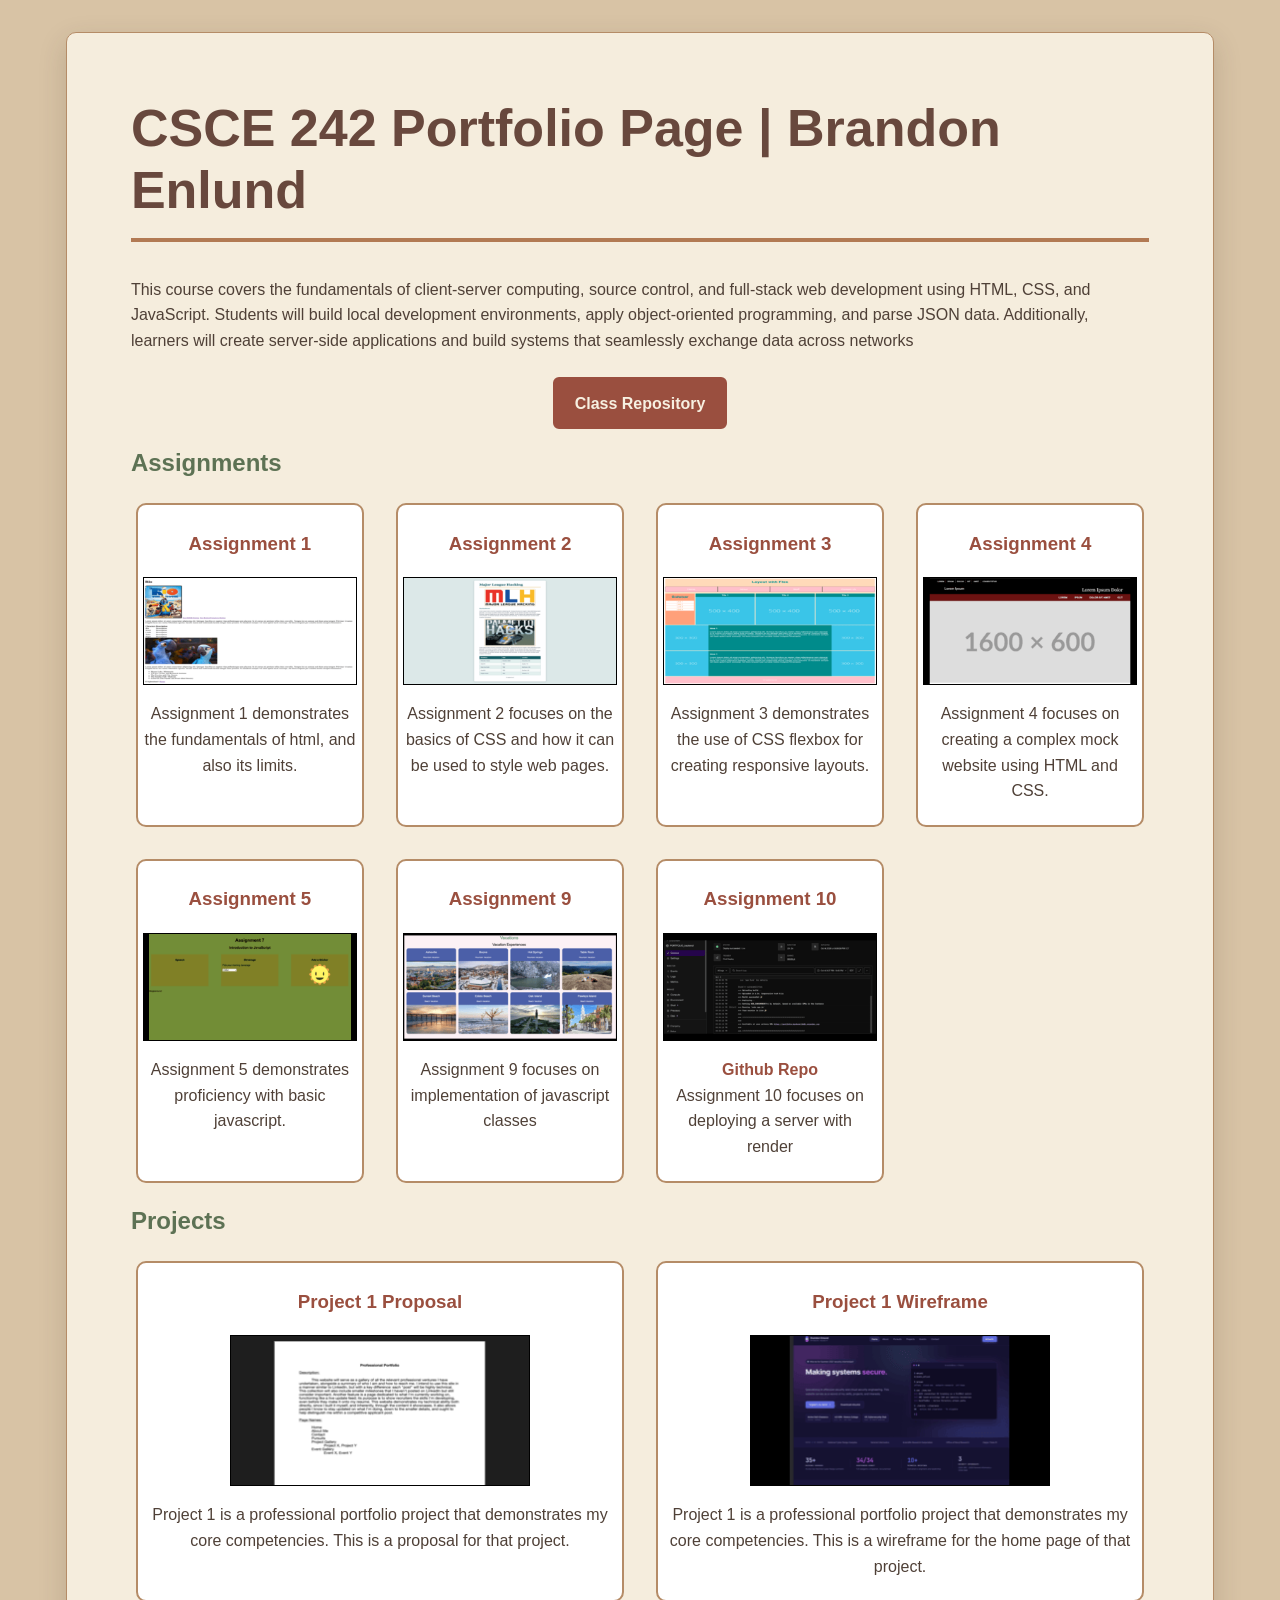
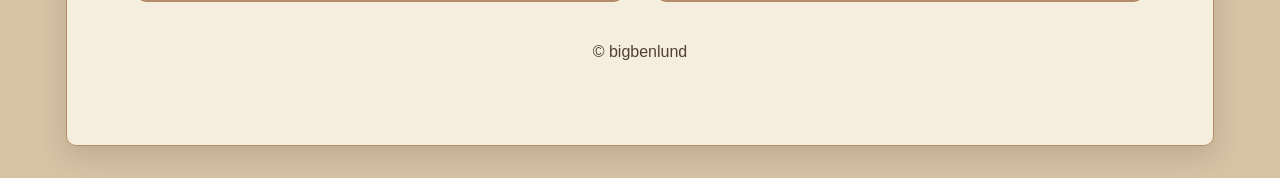
<file: csce242-spring26/index.html>
<!Doctype html>
<html>
    <head>
        <title>CSCE 242 Portfolio</title>
        <link rel="stylesheet" href="styles.css" />
    </head>
    <body>
        <div id="content">
            <header>
                <h1>CSCE 242 Portfolio Page | Brandon Enlund</h1>
                <p>This course covers the fundamentals of client-server computing, source control, and full-stack web development using HTML, CSS, and JavaScript. Students will build local development environments, apply object-oriented programming, and parse JSON data. Additionally, learners will create server-side applications and build systems that seamlessly exchange data across networks</p>
                <p id="repository-button"><a href="https://github.com/bigbenlund/bigbenlund.github.io/tree/main/csce242-spring26">Class Repository</a></p>
            </header>
            <main>
                <h2>Assignments</h2>
                <section id="assignment-grid" class="columns">
                    <div id="assignment1" class="one">
                        <a href="assignments/01html/index.html"><h3>Assignment 1</h3></a>
                        <img src="images/assignment1.png" alt="Assignment 1 Screenshot"/>
                        <p>Assignment 1 demonstrates the fundamentals of html, and also its limits.</p>
                    </div>
                    <div id="assignment2" class="one">
                        <a href="assignments/02css/index.html"><h3>Assignment 2</h3></a>
                        <img src="images/assignment2.png" alt="Assignment 2 Screenshot"/>
                        <p>Assignment 2 focuses on the basics of CSS and how it can be used to style web pages.</p>
                    </div>
                    <div id="assignment3" class="one">
                        <a href="assignments/03flex/index.html"><h3>Assignment 3</h3></a>
                        <img src="images/assignment3.png" alt="Assignment 3 Screenshot"/>
                        <p>Assignment 3 demonstrates the use of CSS flexbox for creating responsive layouts.</p>
                    </div>
                    <div id="assignment4" class="one">
                        <a href="assignments/04medicine/index.html"><h3>Assignment 4</h3></a>
                        <img src="images/assignment4.png" alt="Assignment 4 Screenshot"/>
                        <p>Assignment 4 focuses on creating a complex mock website using HTML and CSS. </p>
                    </div>
                    <div id="assignment5" class="one">
                        <a href="assignments/05js/index.html"><h3>Assignment 5</h3></a>
                        <img src="images/assignment5.png" alt="Assignment 5 Screenshot"/>
                        <p>Assignment 5 demonstrates proficiency with basic javascript.</p>
                    </div>
                    <div id="assignment9" class="one">
                        <a href="assignments/09jsclass/index.html"><h3>Assignment 9</h3></a>
                        <img src="images/assignment9.png" alt="Assignment 9 Screenshot"/>
                        <p>Assignment 9 focuses on implementation of javascript classes</p>
                    </div>
                    <div id="assignment10" class="one">
                        <a href="https://portfolio-backend-0q5h.onrender.com"><h3>Assignment 10</h3></a>
                        <img src="images/assignment10.png" alt="Assignment 10 Screenshot"/>
                        <p><a href="https://github.com/bigbenlund/PORTFOLIO_backend">Github Repo</a>
                        <br>Assignment 10 focuses on deploying a server with render</p>
                    </div>
                </section>

                <h2>Projects</h2>
                <section id="project-grid" class="columns">
                    <div id="project1" class="one">
                        <a href="projects/part1/Project_Proposal.pdf"><h3>Project 1 Proposal</h3></a>
                        <img src="images/project1.png" alt="Project 1 Screenshot"/>
                        <p>Project 1 is a professional portfolio project that demonstrates my core competencies. This is a proposal for that project.</p>
                    </div>
                    <div id="project1-wireframe" class="one">
                        <a href="projects/wireframe/portfolio.pdf"><h3>Project 1 Wireframe</h3></a>
                        <img src="images/project-wireframe.png" alt="Project 1 Wireframe"/>
                        <p>Project 1 is a professional portfolio project that demonstrates my core competencies. This is a wireframe for the home page of that project.</p>
                    </div>
                </section>
                <!-- ol = numbered list, ul = bulleted list <li></li> is a list item-->
            </main>
            <footer>
                <p>&copy; bigbenlund</p>
            </footer>
        </div>
    </body>
</html>
</file>
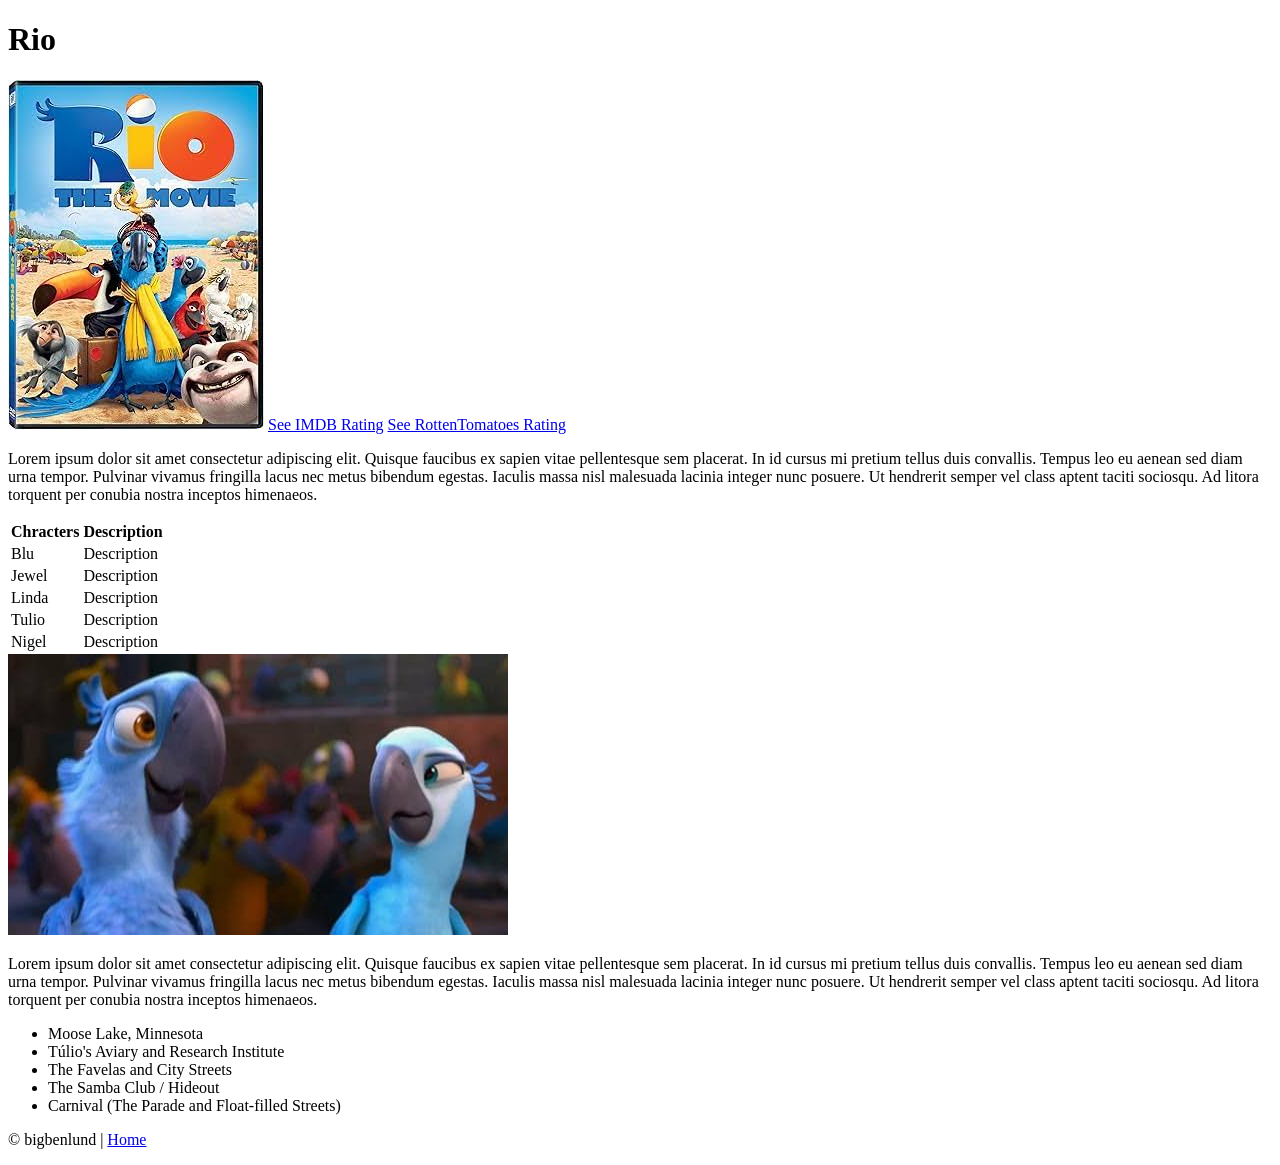
<file: csce242-spring26/assignments/01html/index.html>
<!DOCTYPE html>
<!-- CSCE 242, Bradnon Enlund -->

<html> 
    <head>
        <title>Assignment 1</title>
    </head>
    <body> 
        <div> 
            <header> 
                <h1>Rio</h1>
                <img src="images/riomoviecover.jpg" alt="Rio, a blue bird, accompanied by a dog, monkey, and other tropical birds on a beach" />    
                <a href="https://www.imdb.com/title/tt1436562/"> See IMDB Rating</a>
                <a href="https://www.rottentomatoes.com/m/rio"> See RottenTomatoes Rating</a>
            </header>
            <main>
                <p>Lorem ipsum dolor sit amet consectetur adipiscing elit. Quisque faucibus ex sapien vitae pellentesque sem placerat. In id cursus mi pretium tellus duis convallis. Tempus leo eu aenean sed diam urna tempor. Pulvinar vivamus fringilla lacus nec metus bibendum egestas. Iaculis massa nisl malesuada lacinia integer nunc posuere. Ut hendrerit semper vel class aptent taciti sociosqu. Ad litora torquent per conubia nostra inceptos himenaeos.</p>
                
                <table>
                    <tr>
                        <th>Chracters</th>
                        <th>Description</th>
                    </tr>
                    <tr>
                        <td>Blu</td>
                        <td>Description</td>
                    </tr>
                    <tr>
                        <td>Jewel</td>
                        <td>Description</td>
                    </tr>
                    <tr>
                        <td>Linda</td>
                        <td>Description</td>
                    </tr> 
                    <tr>
                        <td>Tulio</td>
                        <td>Description</td>
                    </tr>
                    <tr>
                        <td>Nigel</td>
                        <td>Description</td>
                    </tr>
                </table>
                
                <img src="images/rioplus1.jpg" alt="Rio, a male blue bird accompanied by a female blue bird on a dance floor" />
                <p>Lorem ipsum dolor sit amet consectetur adipiscing elit. Quisque faucibus ex sapien vitae pellentesque sem placerat. In id cursus mi pretium tellus duis convallis. Tempus leo eu aenean sed diam urna tempor. Pulvinar vivamus fringilla lacus nec metus bibendum egestas. Iaculis massa nisl malesuada lacinia integer nunc posuere. Ut hendrerit semper vel class aptent taciti sociosqu. Ad litora torquent per conubia nostra inceptos himenaeos. </p>
               
                <ul>
                    <li>Moose Lake, Minnesota</li>
                    <li>Túlio's Aviary and Research Institute</li>
                    <li>The Favelas and City Streets</li>
                    <li>The Samba Club / Hideout</li>  
                    <li>Carnival (The Parade and Float-filled Streets)</li>
                </ul>
            
            </main>
            <footer>
                <p>&copy bigbenlund | <a href="../../index.html">Home</a></p>
            </footer>
        </div>
    </body>
</html>
</file>
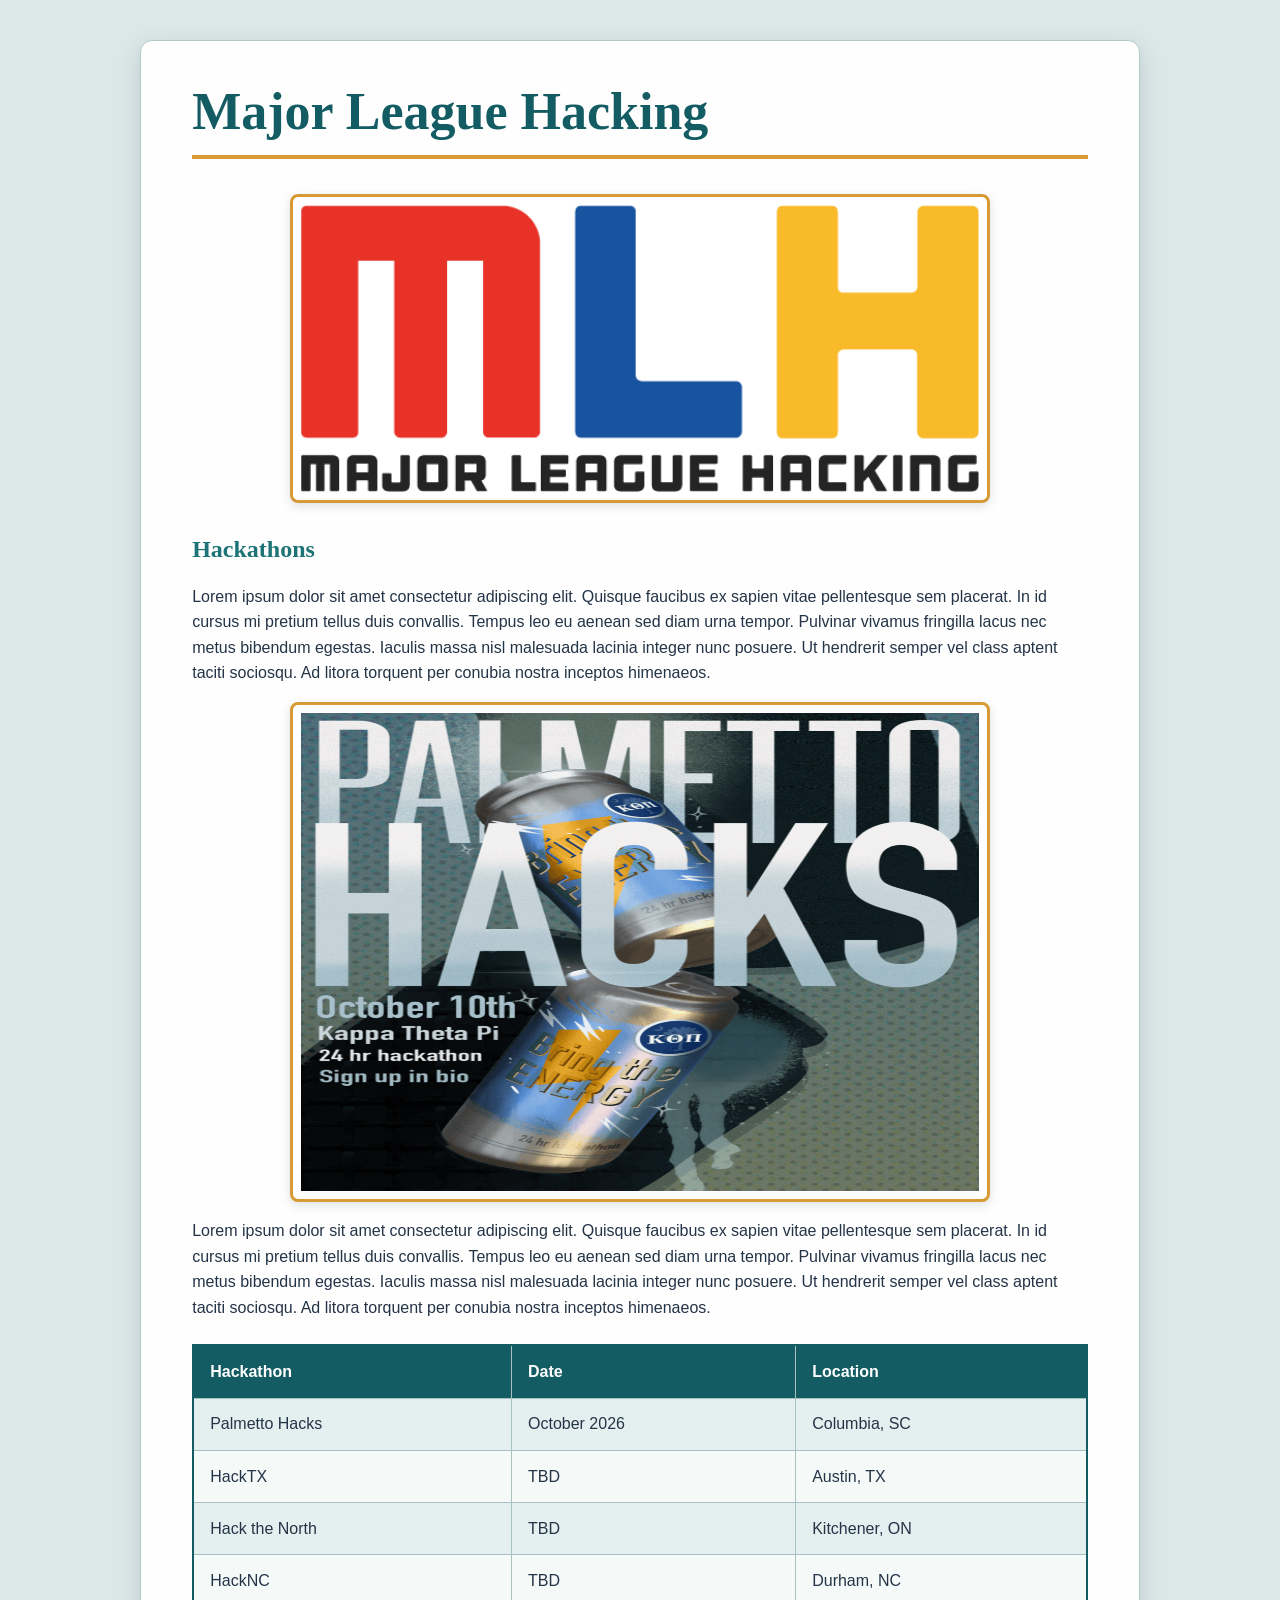
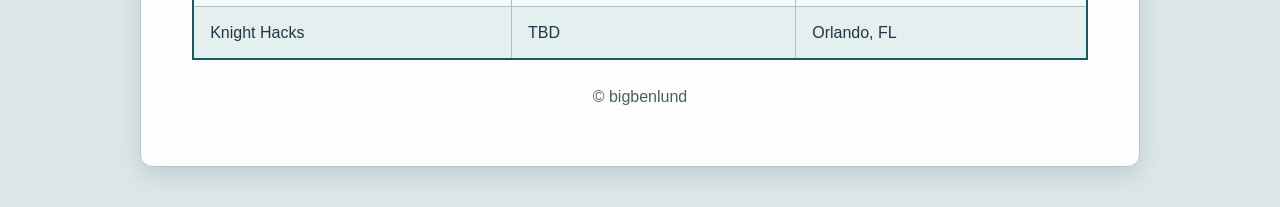
<file: csce242-spring26/assignments/02css/index.html>
<!DOCTYPE html>
<html>
    <head>
        <title>Assignment 2</title>
        <link rel="stylesheet" href="styles.css"/>
    </head>
    <body>
        <div id="content">
            <header>
                <h1>Major League Hacking</h1>
                <img src="images/mlh-logo-color.png" alt="Major League Hacking Logo"/>
            </header>
            <main>
                <h2>Hackathons</h2>
                
                <p>Lorem ipsum dolor sit amet consectetur adipiscing elit. Quisque faucibus ex sapien vitae pellentesque sem placerat. In id cursus mi pretium tellus duis convallis. Tempus leo eu aenean sed diam urna tempor. Pulvinar vivamus fringilla lacus nec metus bibendum egestas. Iaculis massa nisl malesuada lacinia integer nunc posuere. Ut hendrerit semper vel class aptent taciti sociosqu. Ad litora torquent per conubia nostra inceptos himenaeos.</p>
                <img src="images/hackathon.png" alt="Palmetto Hacks Hackathon Poster"/>
                <p>Lorem ipsum dolor sit amet consectetur adipiscing elit. Quisque faucibus ex sapien vitae pellentesque sem placerat. In id cursus mi pretium tellus duis convallis. Tempus leo eu aenean sed diam urna tempor. Pulvinar vivamus fringilla lacus nec metus bibendum egestas. Iaculis massa nisl malesuada lacinia integer nunc posuere. Ut hendrerit semper vel class aptent taciti sociosqu. Ad litora torquent per conubia nostra inceptos himenaeos.</p>

                <table>
                    <tr>
                        <th>Hackathon</th>
                        <th>Date</th>
                        <th>Location</th>
                    </tr>
                    <tr>
                        <td>Palmetto Hacks</td>
                        <td>October 2026</td>
                        <td>Columbia, SC</td>
                    </tr>
                    <tr>
                        <td>HackTX</td>
                        <td>TBD</td>
                        <td>Austin, TX</td>
                    </tr>
                    <tr>
                        <td>Hack the North</td>
                        <td>TBD</td>
                        <td>Kitchener, ON</td>
                    </tr>
                    <tr>
                        <td>HackNC</td>
                        <td>TBD</td>
                        <td>Durham, NC</td>
                    </tr>
                    <tr>
                        <td>Knight Hacks</td>
                        <td>TBD</td>
                        <td>Orlando, FL</td>
                    </tr>
                </table>
            </main>
            <footer>
                <p>&copy; bigbenlund</p>
            </footer>
        </div>  
    </body>
</html>
</file>
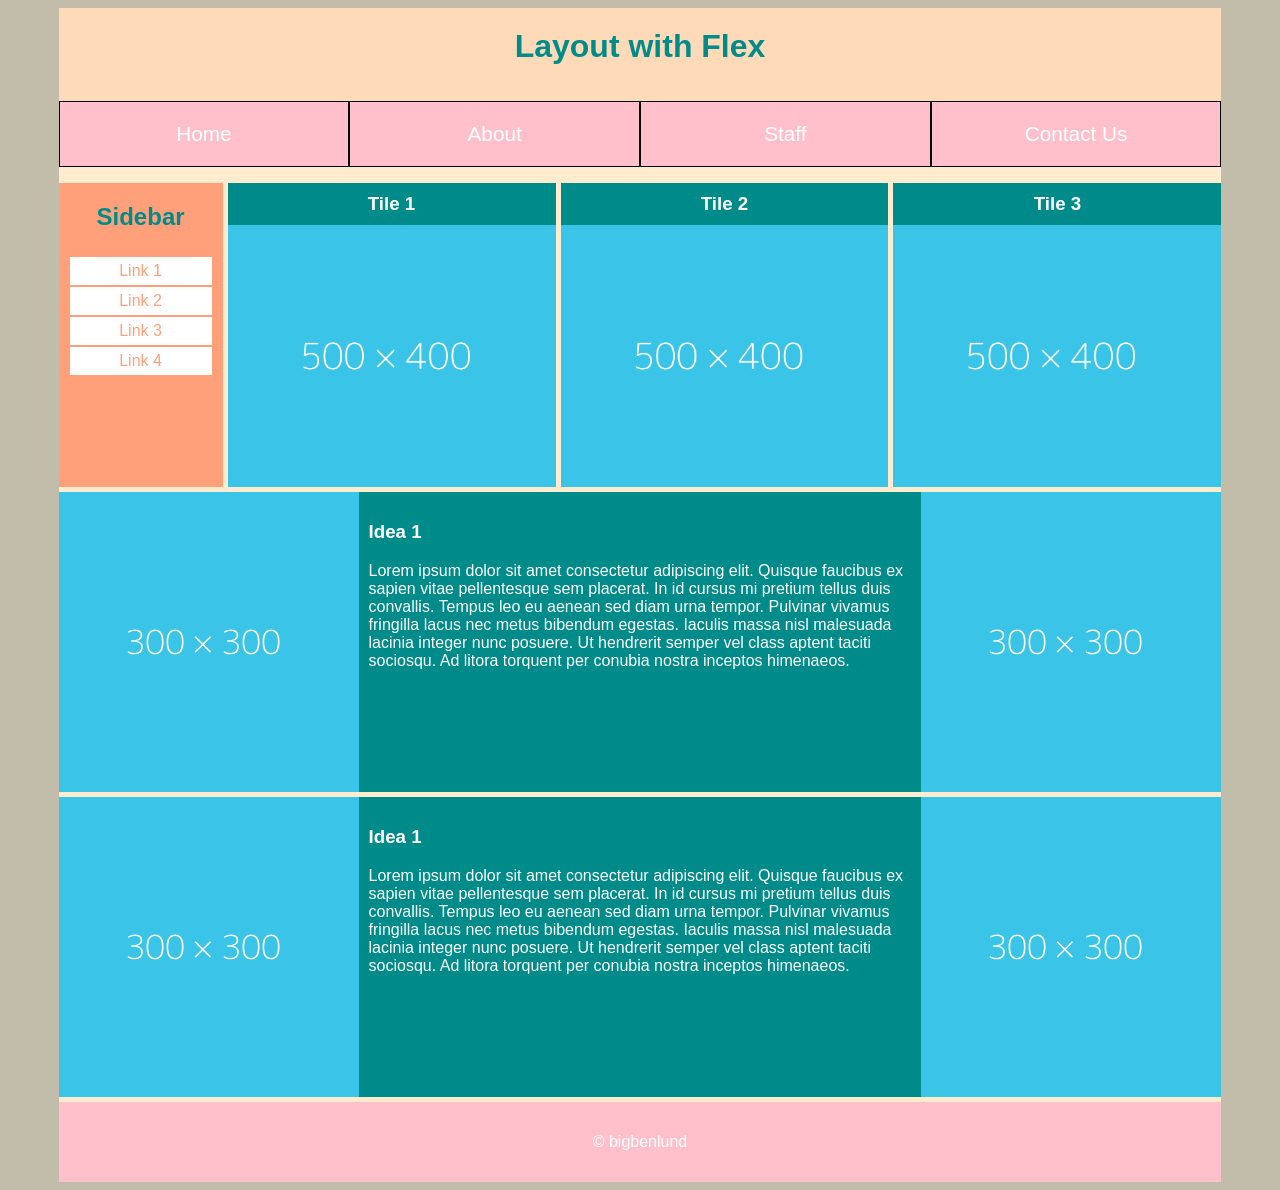
<file: csce242-spring26/assignments/03flex/index.html>
<!DOCTYPE html>
<html>
    <head>
        <title>Assignment 3</title>
        <link rel="stylesheet" href="styles.css" />
    </head>
    <body>
        <div id="content">
            <header id="main-header">
                <h1>Layout with Flex</h1>
                <nav id="main-nav">
                    <ul class="columns">
                        <li><a href="#">Home</a></li>
                        <li><a href="#">About</a></li>
                        <li><a href="#">Staff</a></li>
                        <li><a href="#">Contact Us</a></li>
                    </ul>
                </nav>

            </header>
            <main>
                <section id="pane1" class="columns">
                    <div id="pane1-sidebar" class="one">
                        <h1>Sidebar</h1>
                        <ul>
                            <li><a href="#">Link 1</a></li>
                            <li><a href="#">Link 2</a></li>
                            <li><a href="#">Link 3</a></li>
                            <li><a href="#">Link 4</a></li>
                        </ul>
                    </div>

                    <div id="pane1-tile1">
                        <header>
                            <h3>Tile 1</h3>
                        </header>
                        <img src="images/500x400_1.png"/>
                    </div>

                    <div id="pane1-tile2">
                        <header>
                            <h3>Tile 2</h3>
                        </header>
                        <img src="images/500x400_1.png"/>
                    </div>

                    <div id="pane1-tile3">
                        <header>
                            <h3>Tile 3</h3>
                        </header>
                        <img src="images/500x400_1.png"/>
                    </div>
                </section>

                <section id="pane2" class="columns">
                        <img src="images/300x300_1.png"/>
                    <div id="pane2-content" class="one">
                        <h3>Idea 1</h3>
                        <p>Lorem ipsum dolor sit amet consectetur adipiscing elit. Quisque faucibus ex sapien vitae pellentesque sem placerat. In id cursus mi pretium tellus duis convallis. Tempus leo eu aenean sed diam urna tempor. Pulvinar vivamus fringilla lacus nec metus bibendum egestas. Iaculis massa nisl malesuada lacinia integer nunc posuere. Ut hendrerit semper vel class aptent taciti sociosqu. Ad litora torquent per conubia nostra inceptos himenaeos.</p>
                    </div>
                        <img src="images/300x300_1.png"/>
                </section>
                
                <section id="pane3" class="columns">
                        <img src="images/300x300_1.png"/>
                    <div id="pane3-content" class="one">
                        <h3>Idea 1</h3>
                        <p>Lorem ipsum dolor sit amet consectetur adipiscing elit. Quisque faucibus ex sapien vitae pellentesque sem placerat. In id cursus mi pretium tellus duis convallis. Tempus leo eu aenean sed diam urna tempor. Pulvinar vivamus fringilla lacus nec metus bibendum egestas. Iaculis massa nisl malesuada lacinia integer nunc posuere. Ut hendrerit semper vel class aptent taciti sociosqu. Ad litora torquent per conubia nostra inceptos himenaeos.</p>
                    </div>
                        <img src="images/300x300_1.png"/>
                </section>
                
            </main>
            <footer id="main-footer">
                <p>&copy bigbenlund</p>
            </footer>
        </div>
    </body>
</html>
</file>
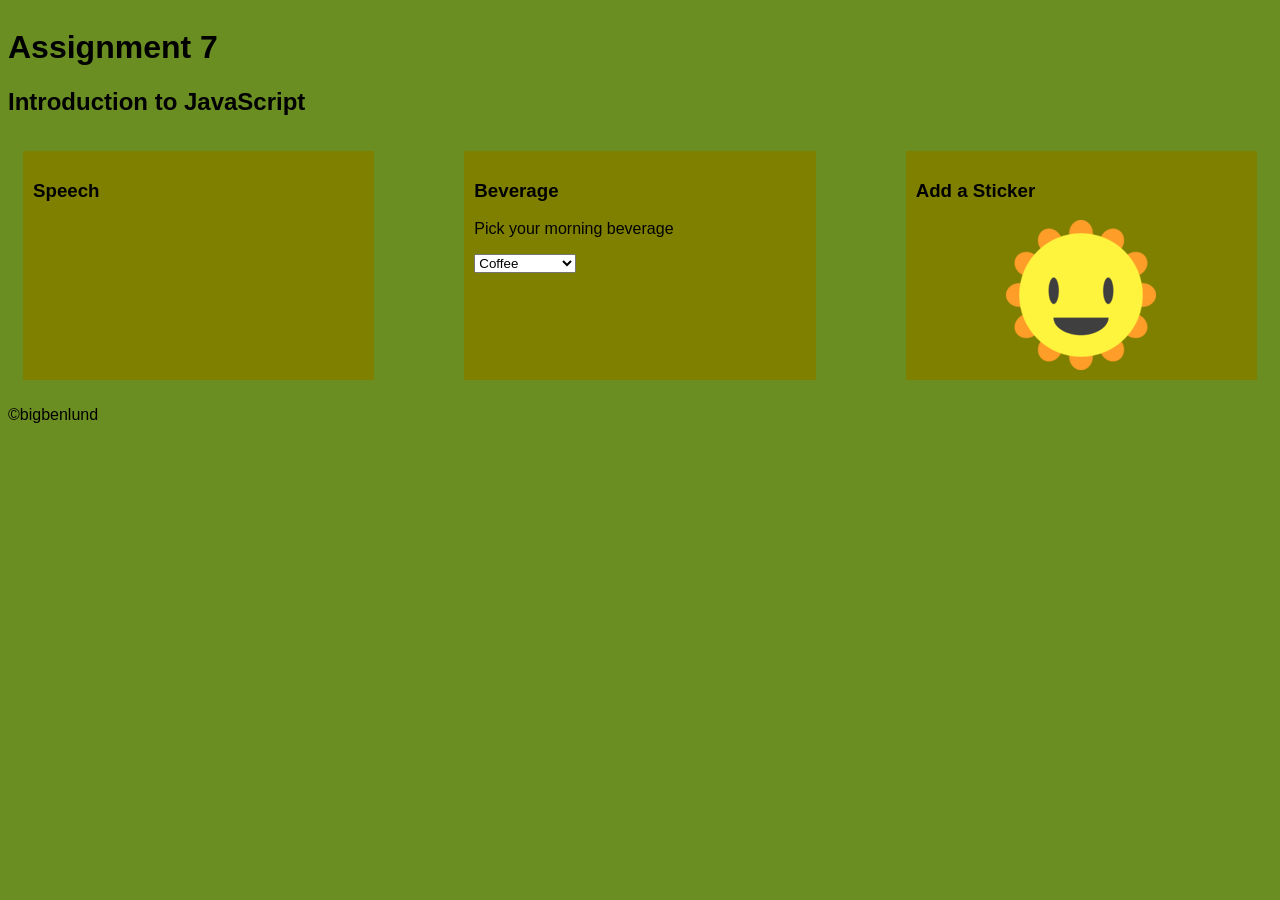
<file: csce242-spring26/assignments/05js/index.html>
<!DOCTYPE html>
<html>
<head>
    <title>Exercise 7 JavaScript</title>
    <link rel="stylesheet" href="styles.css">
</head>
<body>
    <header>
        <h1>Assignment 7</h1>
        <h2>Introduction to JavaScript</h2>
    </header>
    <main>
        <div id="assignment" class="columns">
            <section id="speech">
                <h3>Speech</h3>
                <div id="bubble-container" class="hidden">
                <p class="speech-bubble" id="bubble-content"></p>
                </div>
            </section>
            <section id="beverage">
                <h3>Beverage</h3>
                <p>Pick your morning beverage</p>
                <select id="bev-options">
                    <option id="coffee">Coffee</option>
                    <option id="oj">Orange Juice</option>
                    <option id="redbull">RedBull</option>
                </select>
                <p id="choice"></p>
                
            </section>
            <section id="sticker">
                <h3>Add a Sticker</h3>
                <div id="img-container">
                    <img id="sticker-img" src="images/sticker.png"/>
                </div>
                    <p id="lil-sticker">&#9728;&#65039;</p>
                
            </section>
        </div>
        
    </main>
    <footer>
        <p>&copy;bigbenlund</p>
    </footer>
    <script src="scripts/index.js"></script>
</body>
</html>
</file>
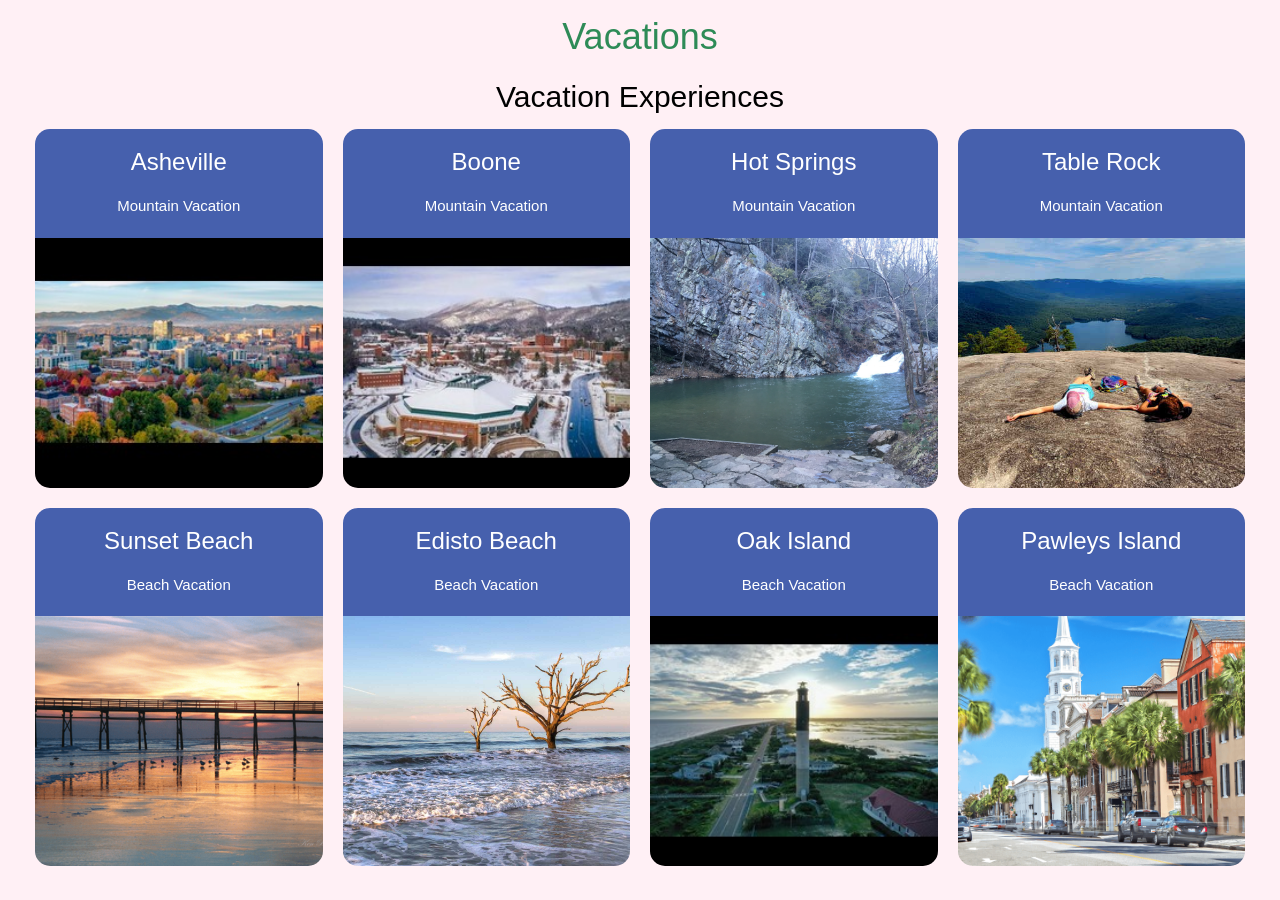
<file: csce242-spring26/assignments/09jsclass/index.html>
<!DOCTYPE html>
<html>
    <head>
        <meta name="viewport" content="width=device-width, initial-scale=1">
        <title>Javascript Classes Assignment</title>
        <link rel="stylesheet" href="styles.css">   
        <link rel="stylesheet" href="https://www.w3schools.com/w3css/4/w3.css">
    </head>
    <body>
        <h1>Vacations</h1>
        <h2>Vacation Experiences</h2>

        <main>
            <div id="gallery"></div>
            
            <div id="modal-w3" class="w3-modal">
                <div class="w3-modal-content w3-animate-top w3-card-4" id="modal-content"></div>
            </div>
        </main>
        
        <script src="index.js"></script>
    </body>
</html>
</file>
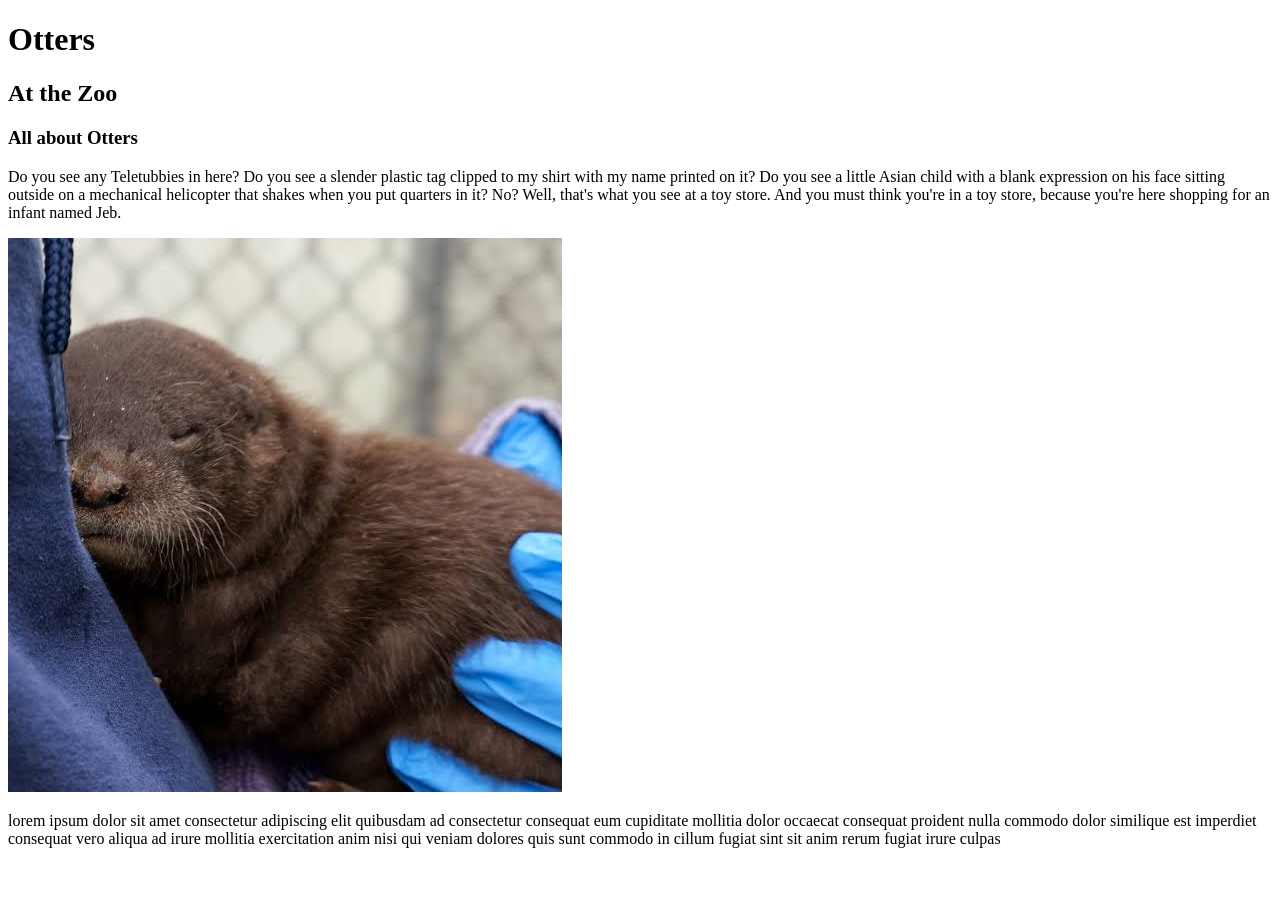
<file: csce242-spring26/exercises/01html/index.html>
<!DOCTYPE html> 
<html>
    <head>
        <!-- 
            Author: Brandon Enlund
            A website about cute zoo animals
        -->
        <title>Otters</title>
    </head>
    <body>
        <div>
            <header>
                <h1>Otters</h1>
                <h2>At the Zoo</h2>
            </header>
            <main>
                <h3>All about Otters</h3>
                <p>Do you see any Teletubbies in here? Do you see a slender plastic tag clipped to my shirt with my name printed on it? Do you see a little Asian child with a blank expression on his face sitting outside on a mechanical helicopter that shakes when you put quarters in it? No? Well, that's what you see at a toy store. And you must think you're in a toy store, because you're here shopping for an infant named Jeb.</p>
                <img src="images/baby-otter.jpeg" alt="Baby Otter"/>
                <p>lorem ipsum dolor sit amet consectetur adipiscing elit quibusdam ad consectetur consequat eum cupiditate mollitia dolor occaecat consequat proident nulla commodo dolor similique est imperdiet consequat vero aliqua ad irure mollitia exercitation anim nisi qui veniam dolores quis sunt commodo in cillum fugiat sint sit anim rerum fugiat irure culpas</p>
            </main>
            <footer>

            </footer>
        </div>
    </body>
</html>

<!-- < is a carrot. > is a closing tag. -->

<!-- Html has multiple layers. A head. And a body. Body goes in the head-->
 <!-- THE HEAD IS FOR THE EXTRAS. TITLE TAG. THE BROWSERS TITLE
        At the end of the day, headers, bodys, whatevers, are all just divs. they function the same way but its easier to look at
        a div is a rectangle. we just fill that rectangle first, and worry about styling later.

        h1 is for big text typesh. goes h1 to h6.

        dont think about what its going to look like. think about what it needs. 
        never use the center tag, you dont want tags that visually say what they do. 

        images need to be accessible. add alt text alt="poop"
        resize images, so they are about the right size. otherwise, take forever to load. think about resolution. for ex, on a phone use the other photo of the right size. 
 -->
</file>
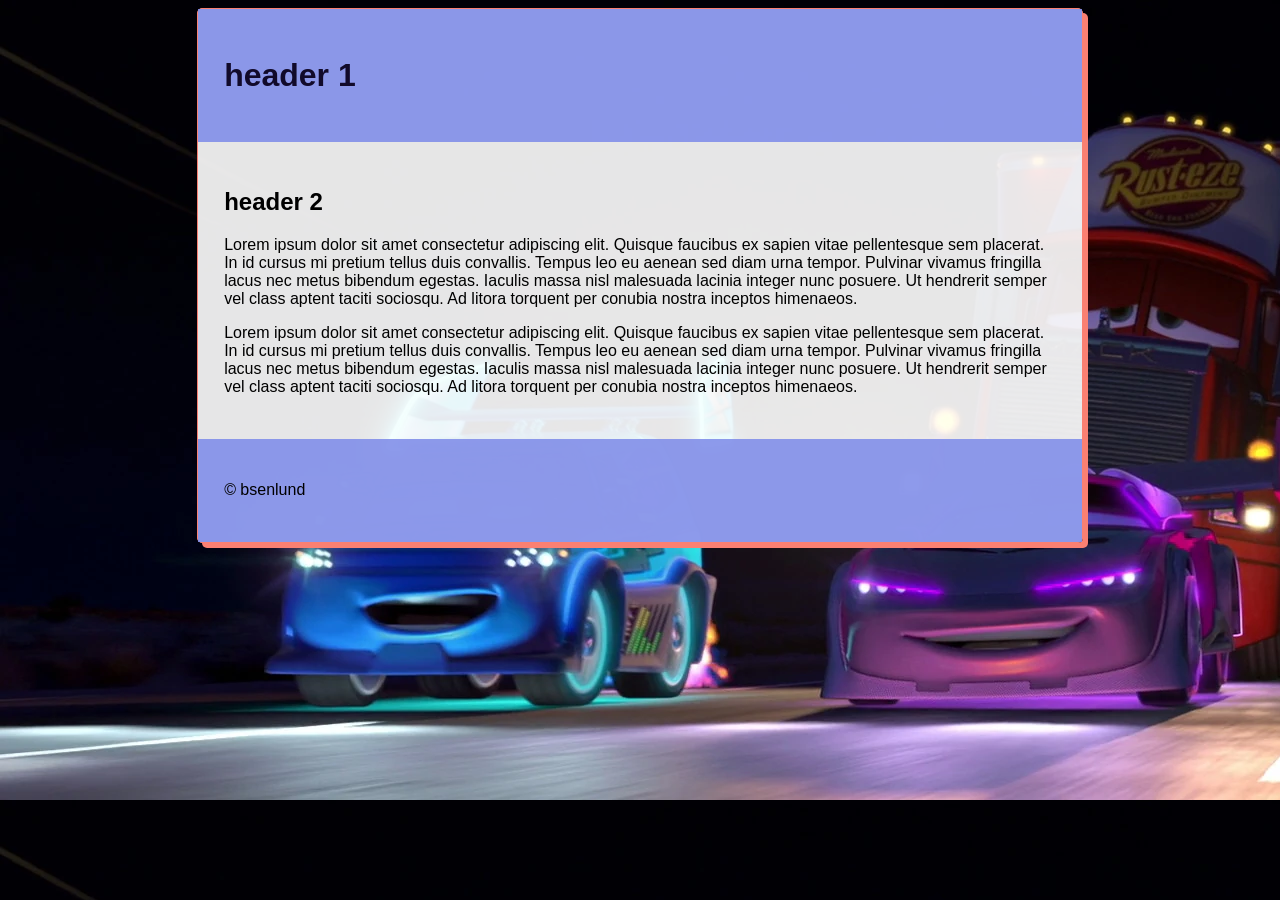
<file: csce242-spring26/exercises/02css/index.html>
<!DOCTYPE html>
<html>
    <head>
        <title>CSS Exercise</title>
        <link rel="stylesheet" href="styles.css"/>
    </head>
    <body>
        <div id="content">
            <header>
                <h1>header 1</h1>
            </header>
            <main>
                <h2>header 2</h2>
                <p>Lorem ipsum dolor sit amet consectetur adipiscing elit. Quisque faucibus ex sapien vitae pellentesque sem placerat. In id cursus mi pretium tellus duis convallis. Tempus leo eu aenean sed diam urna tempor. Pulvinar vivamus fringilla lacus nec metus bibendum egestas. Iaculis massa nisl malesuada lacinia integer nunc posuere. Ut hendrerit semper vel class aptent taciti sociosqu. Ad litora torquent per conubia nostra inceptos himenaeos.</p>
                <p>Lorem ipsum dolor sit amet consectetur adipiscing elit. Quisque faucibus ex sapien vitae pellentesque sem placerat. In id cursus mi pretium tellus duis convallis. Tempus leo eu aenean sed diam urna tempor. Pulvinar vivamus fringilla lacus nec metus bibendum egestas. Iaculis massa nisl malesuada lacinia integer nunc posuere. Ut hendrerit semper vel class aptent taciti sociosqu. Ad litora torquent per conubia nostra inceptos himenaeos.</p>
            </main>
            <footer>
                <p>&copy; bsenlund</p>
            </footer>
        </div>
    </body>
</html>
</file>
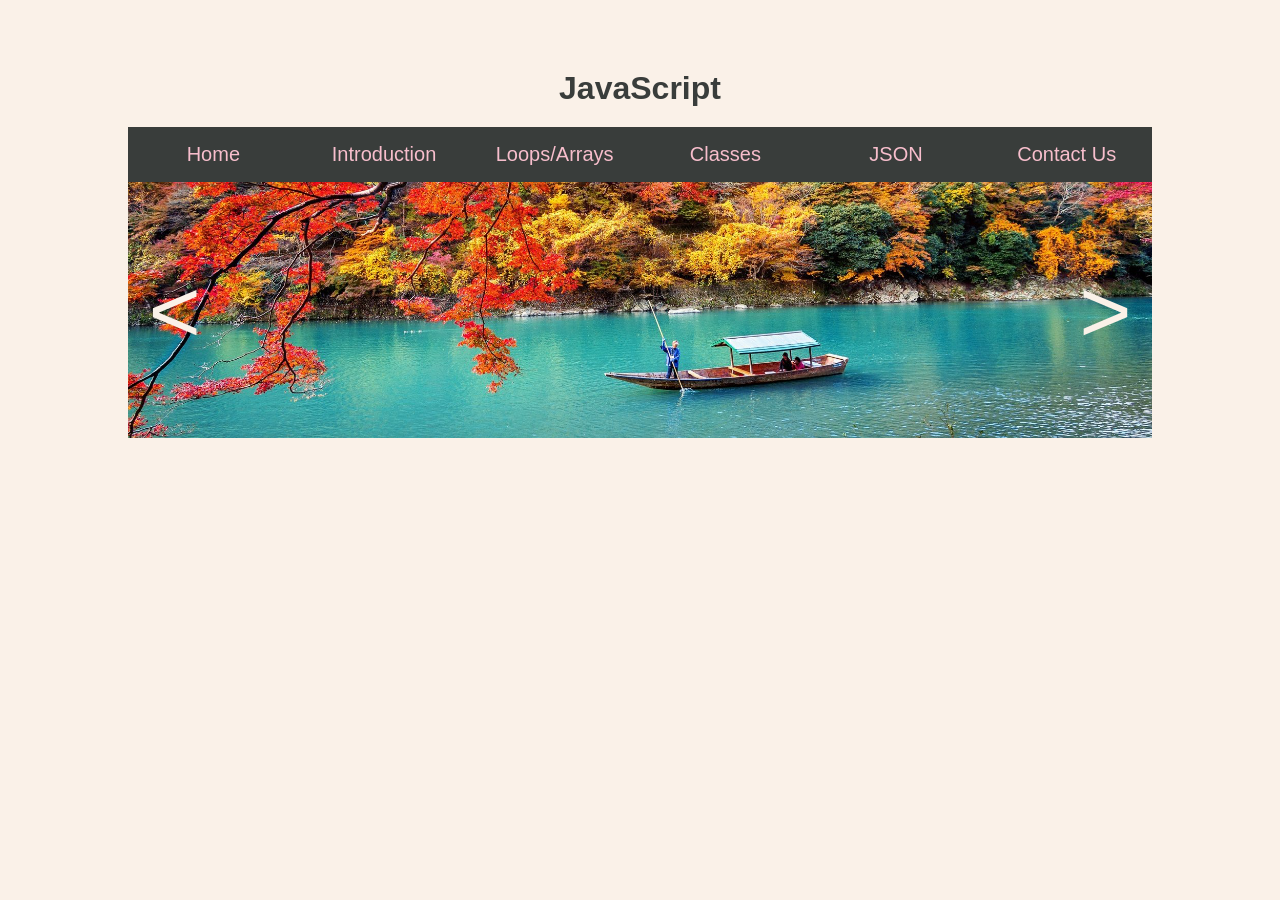
<file: csce242-spring26/exercises/04js/index.html>
<!DOCTYPE html>
<html>
    <head>
        <title>JavaScript</title>
        <link rel="stylesheet" href="styles.css">
        <link rel="stylesheet" href="https://cdnjs.cloudflare.com/ajax/libs/font-awesome/6.7.2/css/all.min.css">
        <link rel="stylesheet" href="https://fonts.googleapis.com/icon?family=Material+Icons">
        
    </head>
    <body>
        <div id="content">
            <header id="main-header">
                <h1>JavaScript</h1>
                <nav id="main-nav">
                    <ul class="columns">
                        <li><a href="index.html">Home</a></li>
                        <li><a href="intro.html">Introduction</a></li>
                        <li><a href="loops.html">Loops/Arrays</a></li>
                        <li><a href="classes.html">Classes</a></li>
                        <li><a href="json.html">JSON</a></li>
                        <li><a href="contact.html">Contact Us</a></li>
                    </ul>
                </nav>
            </header>
            <section id="hero">
                <div id="slides">
                    <img src="images/slideshow/boat.png">
                    <img src="images/slideshow/hill.png" class="hidden">
                    <img src="images/slideshow/nature-path.png" class="hidden">
                    <img src="images/slideshow/water-mountains.png" class="hidden">
                    <img src="images/slideshow/waterfall.png" class="hidden">

                </div>
                <a href="#" class="hero-arrow" id="hero-arrow-right">&gt;</a>
                <a href="#" class="hero-arrow" id="hero-arrow-left">&lt;</a>
            </section>
        </div>
        <script src="scripts/slideshow.js"></script>
    </body>
</html>
</file>
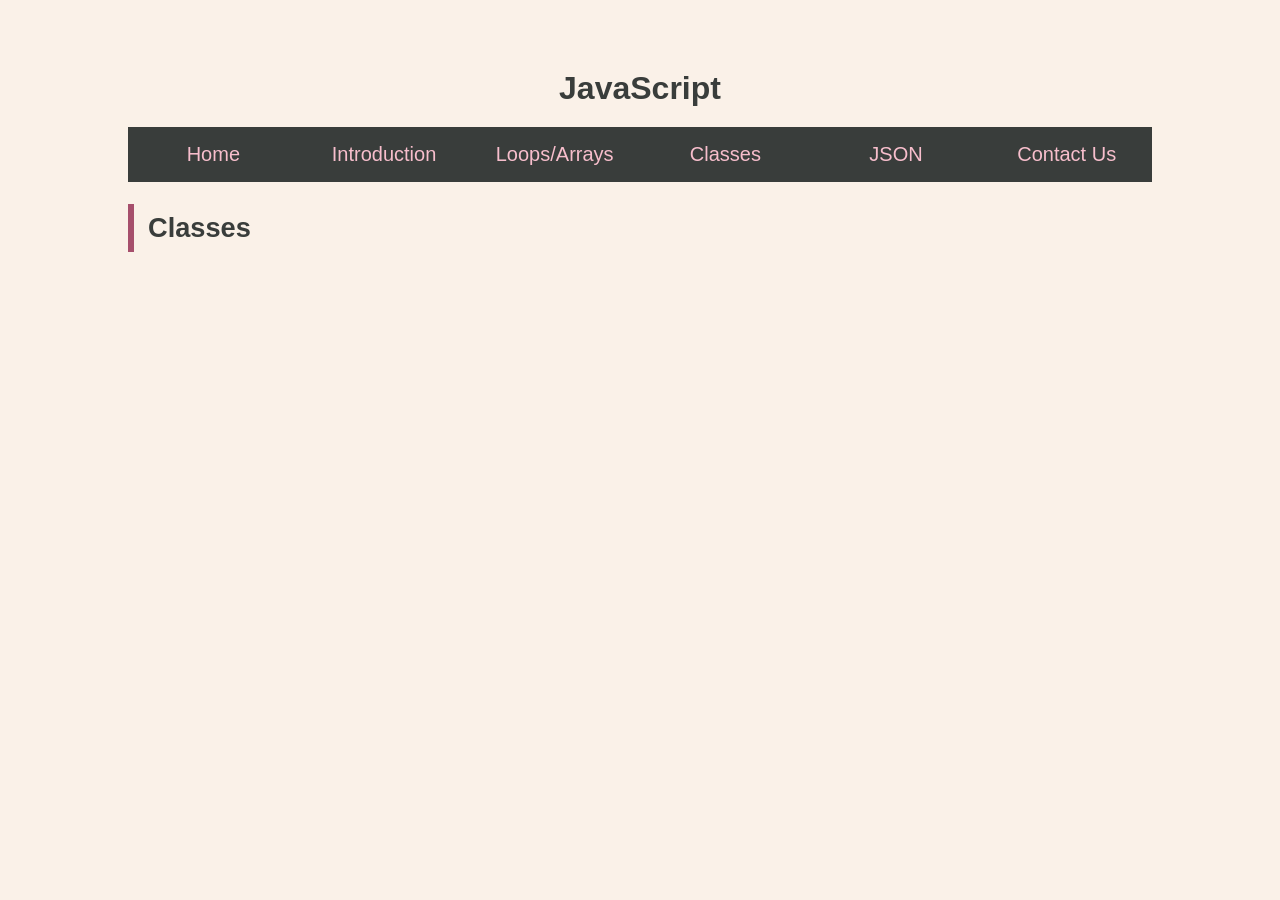
<file: csce242-spring26/exercises/04js/classes.html>
<!DOCTYPE html>
<html>
    <head>
        <title>JavaScript</title>
        <link rel="stylesheet" href="styles.css">
        <link rel="stylesheet" href="https://cdnjs.cloudflare.com/ajax/libs/font-awesome/6.7.2/css/all.min.css">
        <link rel="stylesheet" href="https://fonts.googleapis.com/icon?family=Material+Icons">
        
    </head>
    <body>
        <div id="content">
            <header id="main-header">
                <h1>JavaScript</h1>
                <nav id="main-nav">
                    <ul class="columns">
                        <li><a href="index.html">Home</a></li>
                        <li><a href="intro.html">Introduction</a></li>
                        <li><a href="loops.html">Loops/Arrays</a></li>
                        <li><a href="classes.html">Classes</a></li>
                        <li><a href="json.html">JSON</a></li>
                        <li><a href="contact.html">Contact Us</a></li>
                    </ul>
                </nav>
            </header>
            <main>
                <h2 id="page-title">Classes</h2>
                <div class="projects">
                    
                </div>
            </main>
        </div>
    </body>
</html>
</file>
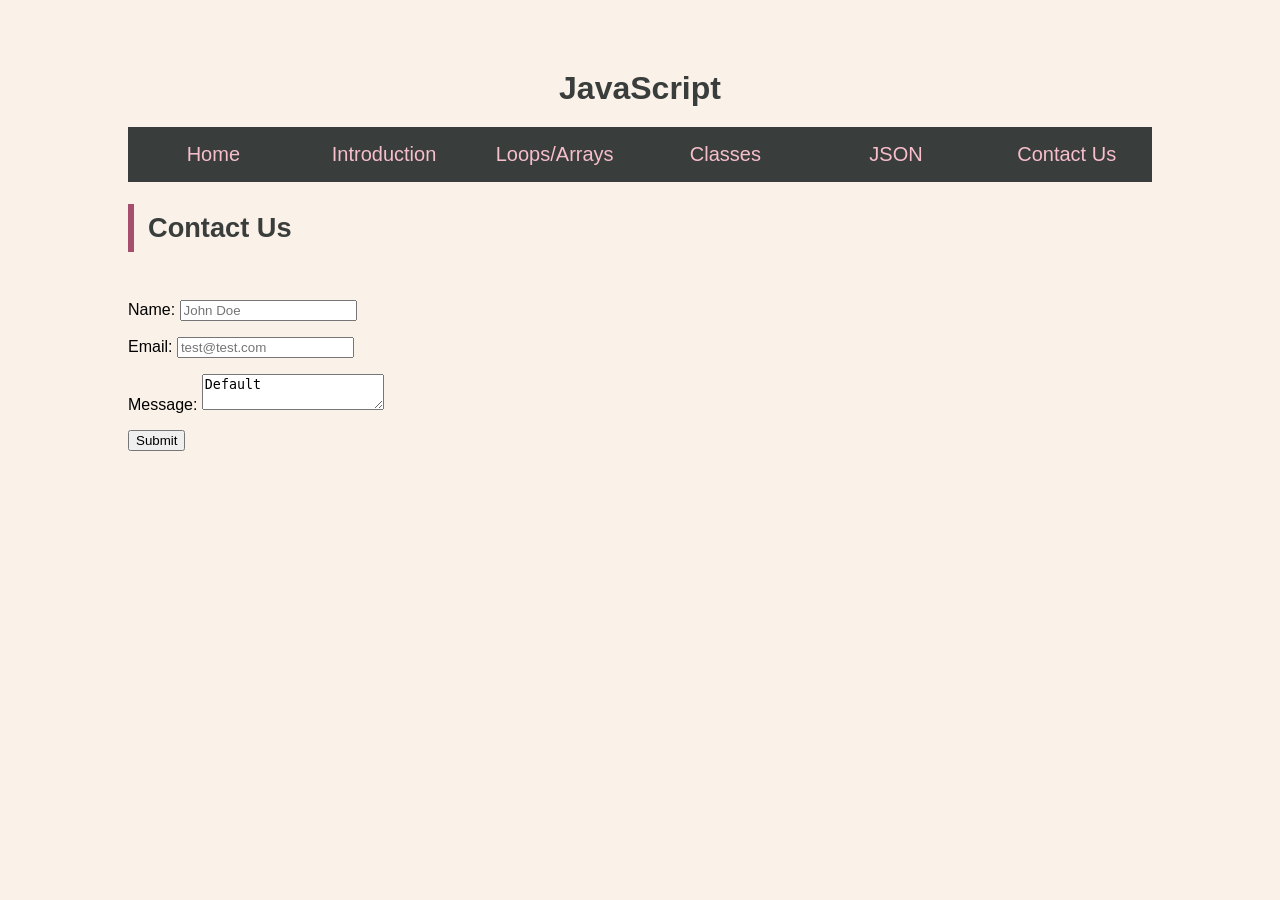
<file: csce242-spring26/exercises/04js/contact.html>
<!DOCTYPE html>
<html>
    <head>
        <title>JavaScript</title>
        <link rel="stylesheet" href="styles.css">
        <link rel="stylesheet" href="https://cdnjs.cloudflare.com/ajax/libs/font-awesome/6.7.2/css/all.min.css">
        <link rel="stylesheet" href="https://fonts.googleapis.com/icon?family=Material+Icons">
        
    </head>
    <body>
        <div id="content">
            <header id="main-header">
                <h1>JavaScript</h1>
                <nav id="main-nav">
                    <ul class="columns">
                        <li><a href="index.html">Home</a></li>
                        <li><a href="intro.html">Introduction</a></li>
                        <li><a href="loops.html">Loops/Arrays</a></li>
                        <li><a href="classes.html">Classes</a></li>
                        <li><a href="json.html">JSON</a></li>
                        <li><a href="contact.html">Contact Us</a></li>
                    </ul>
                </nav>
            </header>
            <main>
                <h2 id="page-title">Contact Us</h2>
                <div class="projects">
                    <form id="contact-form" action="" method="POST">
                        <p>
                            <label for="name">Name:</label>
                            <input type="text" name="name" placeholder="John Doe" required>
                        </p>
                        <p>
                            <label for="email">Email:</label>
                            <input type="email" name="email" placeholder="test@test.com" required>
                        </p>
                        <p>
                            <label for="message">Message:</label>
                            <textarea name="message" required>Default</textarea>
                        </p>
                        <button type="submit">Submit</button>
                        <p id="result"></p>
                    </form>
                </div>
            </main>
        </div>
        <script src="scripts/contact.js"></script>
    </body>
</html>
</file>
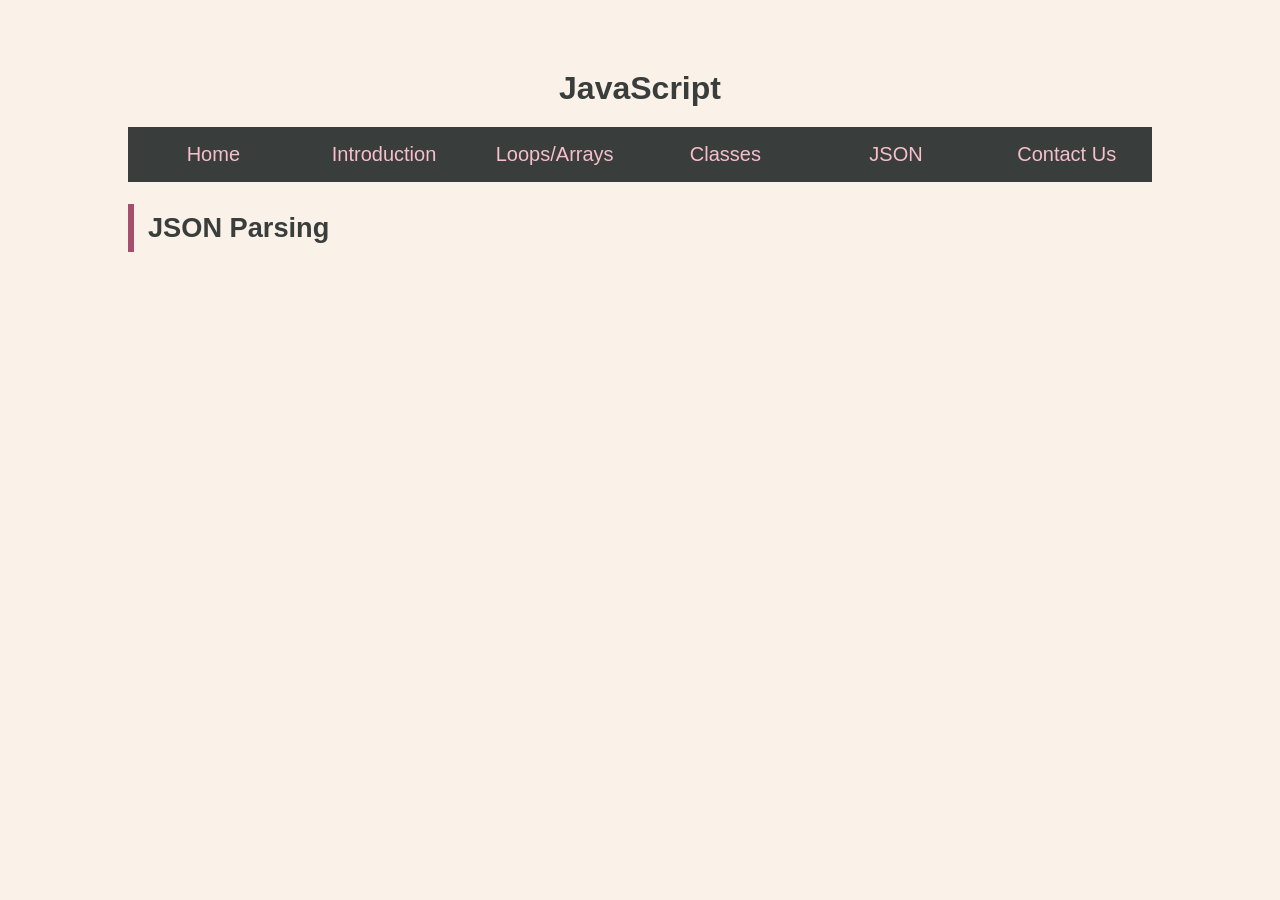
<file: csce242-spring26/exercises/04js/json.html>
<!DOCTYPE html>
<html>
    <head>
        <title>JavaScript</title>
        <link rel="stylesheet" href="styles.css">
        <link rel="stylesheet" href="https://cdnjs.cloudflare.com/ajax/libs/font-awesome/6.7.2/css/all.min.css">
        <link rel="stylesheet" href="https://fonts.googleapis.com/icon?family=Material+Icons">
        
    </head>
    <body>
        <div id="content">
            <header id="main-header">
                <h1>JavaScript</h1>
                <nav id="main-nav">
                    <ul class="columns">
                        <li><a href="index.html">Home</a></li>
                        <li><a href="intro.html">Introduction</a></li>
                        <li><a href="loops.html">Loops/Arrays</a></li>
                        <li><a href="classes.html">Classes</a></li>
                        <li><a href="json.html">JSON</a></li>
                        <li><a href="contact.html">Contact Us</a></li>
                    </ul>
                </nav>
            </header>
            <main>
                <h2 id="page-title">JSON Parsing</h2>
                <div class="projects fish-list">
                    
                </div>
            </main>
        </div>
        <script src="scripts/parsing_json.js"></script>
    </body>
</html>
</file>
<file: csce242-spring26/styles.css>
/* Structural */
* {
	box-sizing: border-box;
}

body {
	margin: 0;
	padding: 2rem 1rem;
	color: #3f3029;
	background-color: #d8c3a5;
	background-size: auto;
	font-family: Arial, Helvetica, sans-serif;
	line-height: 1.6;
}

#content {
	width: min(92%, 1200px);
	margin:auto;
	padding: clamp(1.5rem, 5vw, 4rem);
	background-color: rgba(247, 240, 225, .95);
	border: 1px solid #b58c67;
	border-radius: 10px;
	box-shadow: 0 10px 28px rgba(63, 48, 41, .18);
}

#content a {
    text-decoration:none;
    font-weight:bold;
    color: #9a4f3f;
}

#assignment-grid, #project-grid {
    margin:0px;
    padding:5px;
    text-align:center;
}

#assignment-grid img, #project-grid img{
    display: block;
    width: 100%;
    max-width: 300px;
    height: auto;
    margin: 0 auto;
    border: 1px solid black;
}

#assignment-grid p, #project-grid p{
    overflow-wrap: anywhere;
}

/* Navigation */

#content a:hover, #assignments a:focus {
	color: #5d7254;
	text-decoration: underline;
}

#repository-button {
	margin: 1.5rem 0 0;
	text-align: center;
}

#repository-button a {
	display: inline-block;
	padding: .7rem 1.2rem;
	color: #f7f0e1;
	background-color: #9a4f3f;
	border: 2px solid #9a4f3f;
	border-radius: 6px;
}

#repository-button a:hover, #repository-button a:focus {
	color: #f7f0e1;
	background-color: #5d7254;
	border-color: #5d7254;
}

/* Typography */
h1, h2 {
	color: #68483d;
	font-family: Helvetica, Arial, sans-serif;
	line-height: 1.2;
}

h1 {
	margin-top: 0;
	padding-bottom: 1rem;
	border-bottom: 4px solid #b27a53;
	font-size: clamp(2rem, 5vw, 3.25rem);
}

h2 {
	color: #5d7254;
}

p {
	color: #4f4037;
}

footer {
	margin-top: 2rem;
	color: #806957;
	text-align: center;
}

@media (min-width: 600px) {
    .columns{
        display:grid;
        grid-template-columns: repeat(4, 1fr);
        gap: 2rem;
    }
    #project-grid{
        grid-template-columns: repeat(2, 1fr);
    }
    .one{
        min-width: 0;
        background: white;
        border-radius: 10px;
	    border: 2px solid #b58c67;
        padding:5px;

    }
    .two{
        flex:2;
        min-width: 0;
    }
    
}

@media (max-width: 601px) {
    .one{
	    border: 2px solid #b58c67;
        margin-bottom:50px;
        border-radius:10px;
        background: white;
        padding:5px;
    }
    
}
</file>
<file: csce242-spring26/assignments/02css/styles.css>
/*Structural*/
* {
	box-sizing: border-box;
}

body {
	margin: 0;
	color: #243447;
	background-color: #dce8e8;
	background-size: auto;
	font-family: Arial, Helvetica, sans-serif;
	line-height: 1.6;
}

#content {
	width: min(92%, 1000px);
	margin: 2.5rem auto;
	padding: 2.5rem clamp(1.25rem, 4vw, 4rem);
	background-color: rgba(255, 255, 255, .96);
	border: 1px solid #b4c8c8;
	border-radius: 12px;
	box-shadow: 0 8px 24px rgba(36, 52, 71, .16);
}

img {
	display: block;
	width: min(100%, 700px);
	max-height: 500px;
	height: auto;
	margin: 1rem auto;
	padding: .5rem;
	background-color: #fff;
	border: 3px solid #d69b35;
	border-radius: 8px;
	box-shadow: 0 3px 10px rgba(36, 52, 71, .15);
}

table {
	width: 100%;
	margin: 1.5rem 0;
	border-collapse: collapse;
	background-color: #f5faf9;
	border: 2px solid #145c63;
}

th, td {
	padding: .8rem 1rem;
	border: 1px solid #a8c2c1;
	text-align: left;
}

tr:nth-child(even) {
	background-color: #e3f0ef;
}

@media (max-width: 600px) {
	#content {
		margin: 1rem auto;
		padding: 1.5rem 1rem;
	}

	th,
	td {
		padding: .6rem;
	}
}

/*Navigation*/
a {
	color: #b16d13;
	font-weight: 600;
}

a:hover, a:focus {
	color: #145c63;
}

/*Typography*/
h1, h2, h3 {
	color: #145c63;
	font-family: 'Playfair Display', Georgia, serif;
	line-height: 1.2;
}

h1 {
	margin-top: 0;
	padding-bottom: .75rem;
	border-bottom: 4px solid #d69b35;
	font-size: clamp(2rem, 5vw, 3.25rem);
}

h2 {
	margin-top: 2rem;
	color: #1d7375;
}

th {
	color: #fff;
	background-color: #145c63;
	font-weight: 700;
}

ul, ol {
	padding-left: 1.5rem;
}

footer {
	color: #456064;
	text-align: center;
}
</file>
<file: csce242-spring26/assignments/03flex/styles.css>
/*Structural*/
body {
	background-color: #C2BCAB;
	background-size: auto;
	font-family: Arial, Helvetica, sans-serif;
}

#content{
    background-color:blanchedalmond;
    width: min(92%, 1200px);
    margin:auto;
}
#main-header{
    background-color:peachpuff; 
}

#main-header h1{
    margin:0;
    padding:20px;
    align-items:center;
    justify-content:center;
    display:flex;
    color: darkcyan;

}

#pane1 header h3{
    background-color:darkcyan;
    display:flex;  
    align-items:center;
    justify-content:center;
    margin:0;
    padding:10px;
    color:white;
}

#pane1 {
    display: flex;
    gap: 5px;
}

#pane1-tile1, #pane1-tile2, #pane1-tile3 {
    display: flex;
    flex: 2 2 0;
    flex-direction: column;
    min-width: 0;
    margin: 0;
    margin-bottom: 5px;
}

#pane1 img{
    display: block;
    width: 100%;
    max-width: 100%;
    height: 100%;
    margin:0;
}

#pane1-sidebar{
    text-align:center;
    background-color:lightsalmon;
    margin-bottom: 5px;
}
#pane1-sidebar h1{
    color:darkcyan;
}
#pane1-sidebar ul{
    margin:5px;
    padding:5px;;
    align-items:center;
    text-decoration:none;
}
#pane1-sidebar a {
    text-decoration:none;
    color:lightsalmon;
}
#pane1-sidebar li{
    list-style-type:none;
    background-color:white;
    padding:5px;
    border:1px solid lightsalmon;
}

#pane2, #pane3{
    margin-bottom: 5px;
    background-color:darkcyan;
}

#pane2 img, #pane3 img{
    max-width:100%;
    display: block;
}

#pane2-content, #pane3-content{
    background-color:darkcyan;
    margin:0;
    padding:10px;
    color:white;
}

#main-footer{
    background-color:pink;
    display:flex;
    justify-content:center;
    align-items:center;
    padding:15px;
    color:white;

}

/*Navigation*/
#main-nav{
    background-color:pink;
    margin:0;
}

#main-nav ul{
    width: 100%;
    padding-left:0;
}
#main-nav li {
    list-style-type:none;
    padding:20px;
    text-align:center;
    border:1px solid black;
    text-decoration:none;
    flex: 1;
    font-size:1.3em;
}

#main-nav a{
    text-decoration:none;
    color:white;
}

/*Typography*/


/*Accessibility*/

@media (min-width: 600px) {
    .columns{
        display:flex;
        align-items: stretch;
    }
    .columns {
        flex:1;
    }
    .one{
        flex:1;
    }
    .two{
        flex:2;
    }
}

@media (max-width: 599px) {
    .columns {
        display: block;
    }

    #main-nav ul {
        display: block;
    }

    #main-nav li {
        display: block;
    }

    #pane1 {
        display: block;
    }

    #pane1-sidebar,
    #pane1-tile1,
    #pane1-tile2,
    #pane1-tile3,
    #pane2,
    #pane3 {
        margin: 0 0 5px 0;
    }

    #pane2,
    #pane3 {
        display: block;
    }

    #pane2 img,
    #pane3 img {
        display: block;
        height: auto;
    }
}
</file>
<file: csce242-spring26/assignments/05js/styles.css>
/*Formatting*/
body {
    background-color: olivedrab;
    font-family:Arial, Helvetica, sans-serif
}

header {
    place-content:center;
    place-items:center;

}

#assignment section{
    background-color:olive;
    padding:10px;
    margin:10px;
    position:relative;
    max-width:100%;
    max-height:100%;
    flex:1;
    border-width:2px;
    border-color:white;
}
.columns {
    display:flex;
    margin:5px;
    gap:70px;
}

/* Hiding */
.hidden {
    display:none;
}

#assignment h3 {
    place-self:center;
}


/* Speech */
#speech {
    place-items:center;
}
.speech-bubble {
	position: relative;
	background: white;
	border-radius: .4em;
    border-color:black;
    border-width:px;
    padding:10px;
}

.speech-bubble:after {
	content: '';
	position: absolute;
	bottom: 0;
	left: 50%;
	width: 0;
	height: 0;
	border: 20px solid transparent;
	border-top-color: white;
	border-bottom: 0;
	margin-left: -20px;
	margin-bottom: -20px;
}

/*Sticker*/
#img-container {
  display: flex;
  justify-content: center;
}

#lil-sticker {
    position:absolute;
    top:0px;
    left:110px;
    top:80px;
    opacity:0;
}

/* Mobilee */
@media (max-width: 600px) {

.columns {
    display:block;
    margin:10px;
}
}
</file>
<file: csce242-spring26/assignments/09jsclass/styles.css>
body {
  background: lavenderblush;
  font-family: Arial, Helvetica, sans-serif;
  text-align: center;
}

body h1 {
    color: seagreen;
}

#gallery {
  display: grid;
  grid-template-columns: repeat(4, 1fr);
  gap: 20px;
  padding: 0 35px;
}

/* Card Gallery */

.card {
  border-radius: 15px;
  cursor: pointer;
  overflow: hidden;
}

.card-header {
  background: #4660ad;
  color: white;
  padding:5px;  
}

.card img {
  width: 100%;
  object-fit: cover; 
  height: 250px;
  display: block;
}

/* Modal */

.w3-modal-content {
  background: #d3e3f6;
  padding: 20px;
  width: 900px;
  max-width: 95%;
}

.modal-layout {
  display: flex;
  gap: 20px;
}

.modal-map {
  width: 420px;
  height: 400px;
  border: 0;
  flex-shrink: 0;  
  padding:5px;
}

.modal-info {
  flex: 1;          
  color: #4660ad;
  text-align: left;
  font-size: 17px;
  line-height: 1.5;
}

.modal-info h2 {
  margin-top: 0;
  font-weight: normal;
}

.modal-close {
  position: absolute; 
  top: 10px;
  right: 20px;
  font-size: 24px;
  color: #4660ad;
  cursor: pointer;
}

@media (max-width: 800px) {
  #gallery { display: block; }
  .card { margin-bottom: 20px; }
  .modal-layout { flex-direction: column; }
  .modal-map { width: 100%; }
}
</file>
<file: csce242-spring26/exercises/02css/styles.css>
/* Structural */
body {
    font-family: Arial, Helvetica, sans-serif;
    background:url(images/carsdj.jpg);
}

#content {
    background-color: rgba(255,255,255,0.9);
    width:70%;
    margin:auto; /* center in the page */
    border-radius:5px;
    border: 1px solid salmon;
    box-shadow: 5px 5px salmon;
}

header, main, footer {
    padding:3%;
}

header, footer {
    background-color: rgba(130, 144, 233,0.9);
}


/* Navigation */


/* Typography */ 
h1 {
    color: rgb(17, 10, 42);
}
</file>
<file: csce242-spring26/exercises/04js/styles.css>
/* Structure */
:root {
    --background:#FAF1E8;
    --headings: #393D3B;
    --header: #FAF1E8;
    --footer: #393D3B;
    --main-nav: #393D3B;
    --hero: #C2CFC7;
    --highlight-bg:#F7BECC;
    --highlight-fg:  #393D3B;
    --cards-bg:#FAF1E8;
    --cards-border:#C2B7AB;
    --muted-details:#C2B7AB;
    --light-text: #FAF1E8;
    --footer-copy-bg: #C2B7AB;
    --accent-text:#A64F6C;
    --donation:0%;
}

body {
    font-family: Arial, Helvetica, sans-serif;
    background-color: var(--background);
    padding:0px;
    margin:0px;
}

/* Header */
#main-header {
    background-color: var(--background);
    position: relative;
}

/* Hero */
#hero {
    position:relative; 
}

.hero-arrow {
    position:absolute;
    top:50%;
    transform: translateY(-50%);
    z-index:1;
    font-size:48px;
    color: var(--light-text);
    font-size: clamp(48px, 7vw, 96px);
    line-height: 1;
    text-decoration: none;
}

#hero-arrow-right {
    right:2%;
}

#hero-arrow-left {
    left:2%;
}

/* Navigation */
#main-nav ul {
    list-style-type: none;
    padding-left:0;
    margin:0;
}

#main-nav li {
    background-color: var(--main-nav);
    padding:16px 5px;
    border-bottom: 1px solid var(--light-text);
    text-align: center;
    font-size:20px;
}

#main-nav a, #login-nav a {
    color: var(--highlight-bg);
    text-decoration: none;  /* Remover underline */
}

#main-nav a:hover {
    color:var(--highlight-bg);
}

/* Navigation */
#toggle-nav {
    position:absolute;
    top:15px;
    right:15px;
}
#toggle-nav div {
    width:25px;
    height:2px;
    background-color:var(--headings);
    margin:6px 0;
}

/* Page Title */
#page-title {
    color: var(--headings);
    margin: 22px 0 12px;
    padding: 8px 0 8px 14px;
    border-left: 6px solid var(--accent-text);
    font-size: 1.7em;
}

/* Projects */
.projects {
    display: grid;
    grid-template-columns: 1fr;
    padding:15px;
}

.project-card {
    background: var(--cards-bg);
    border: 2px solid var(--cards-border);
    box-shadow: 4px 4px 0 var(--cards-border);
    margin-bottom:18px;
    position:relative;
}

.project-card h3 {
    margin: 0;
    padding: 12px 16px;
    background: var(--hero);
    color: var(--headings);
    text-align: center;
}

.project-card p {
    margin: 0;
    padding: 18px;
}

.special {
    background-color: skyblue;
    padding:5px;
    margin:5px;
    border:1px solid pink;
}

.error {
    color:red;
    font-style: italic;
}

/* images */
img {
    max-width:100%;
}

/* Typography */
#main-header h1 {
    text-align: center;
    padding:70px 0 20px;
    margin:0;
}

h1, h2, h3 {
    color:var(--headings);
}

/* columns for all devices */
.columns-mobile {
    display:flex;
}

/* Styles for JS */
.cool-link {
    background:teal;
    color:magenta;
}

#ball {
    height:50px;
    width:50px;
    background-color:#A64F6C;
    border-radius:50%;
    bottom:75%;
}

.bouncing-ball {
    animation-name: bounce;
    animation-duration: 1s;
    animation-iteration-count: infinite;
    position:absolute;
}

/* Bounce Animation */
@keyframes bounce {
    0% {bottom:75%; background:red;}
    25%{background:orange;}
    50%{background:yellow; bottom:0%;}
    75%{background:green;}
}

/* Thermometer */
#thermometer {
    width:25%;
    height:200px;
    margin-right:10%;
    border:2px solid turquoise;
    background:linear-gradient(0deg, red 0% var(--donation), white var(--donation) 100%);
    margin-left:10px;
    margin-bottom:10px;
}

/* Hiding */
.hidden {
    display:none;
}

.hide-small {
    display:none;
}

/* Responsive Design */

/* 600 px or larger */
@media (min-width: 1000px) {
    .hide-small {
        display:flex;
    }

    /* Structure */
    #content {
        width:80%;
        margin:auto;
    }

    .columns {
        display:flex;
    }

    .projects {
        grid-template-columns: repeat(3, 1fr);
        gap: 18px;
        padding: 20px 0 40px;
    }

    .project-card {
        margin-bottom:0;
        min-height:200px;
    }
    
    /* Navigation */
    #main-nav li {
        flex:1;
        border:0;
    }

    #toggle-nav {
        display:none;
    }

    /* Columns */
    .one {
        flex:1;
    }

    .two {
        flex:2;
    }

    .three {
        flex:3;
    }

    .four {
        flex:4
    }

    .five {
        flex:5;
    }

    .six {
        flex:6;
    }
}
</file>
